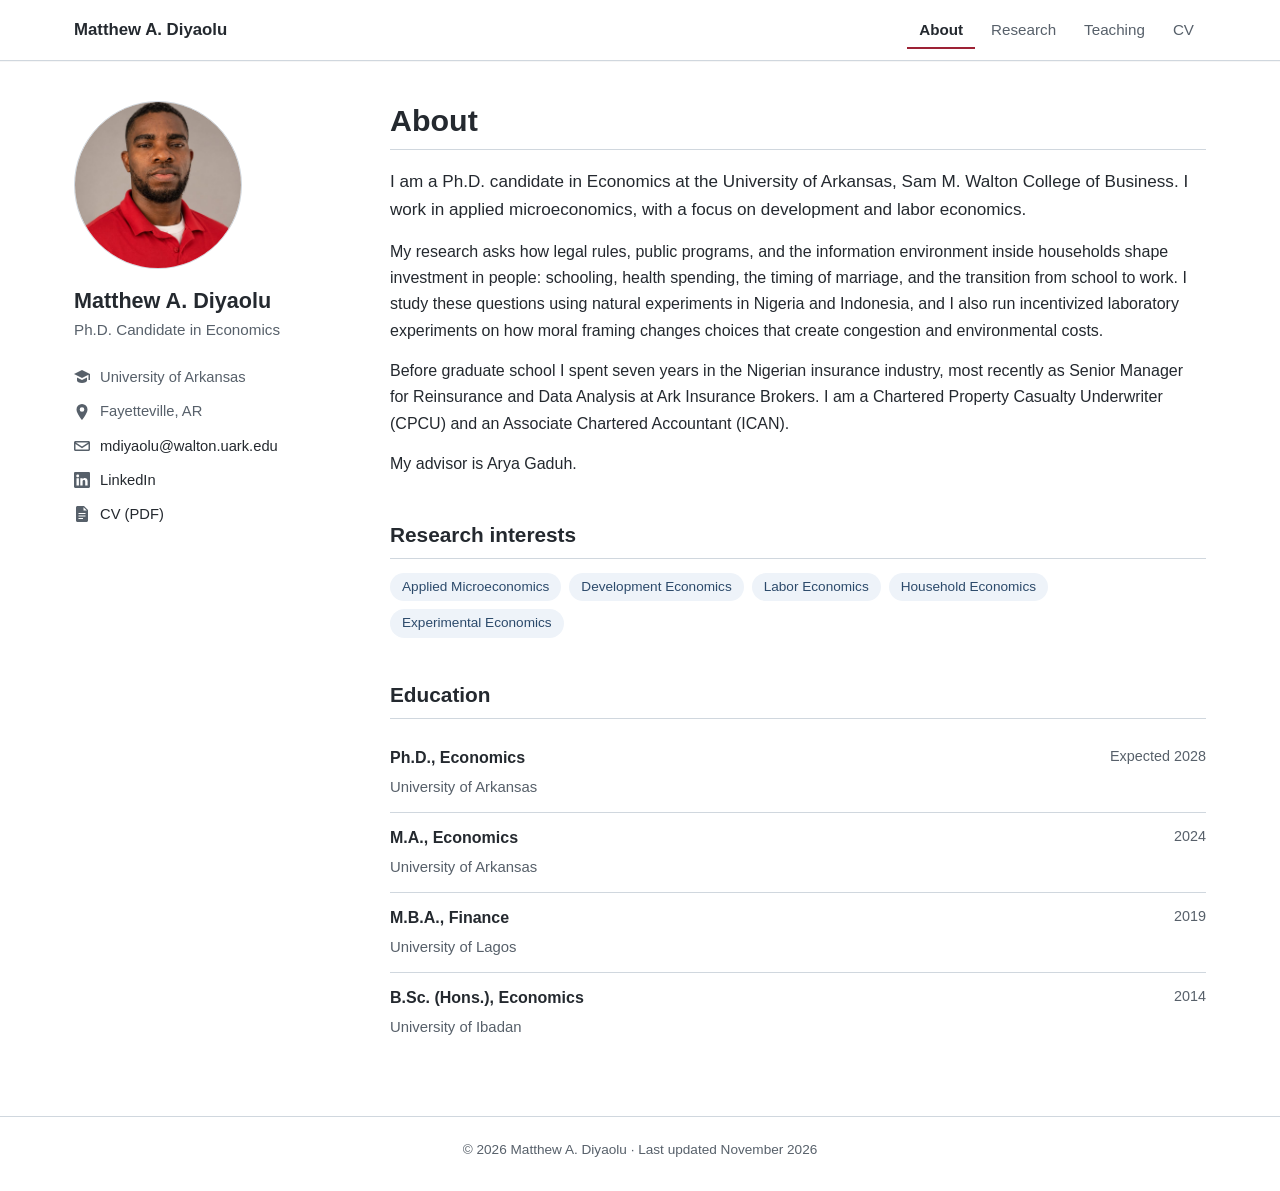
<file: index.html>
<!doctype html>
<html lang="en">
<head>
  <meta charset="utf-8">
  <meta name="viewport" content="width=device-width, initial-scale=1">
  <title>Matthew A. Diyaolu | Economics</title>
  <meta name="description" content="Matthew A. Diyaolu, Ph.D. candidate in Economics at the University of Arkansas. Applied microeconomics, development and labor economics.">
  <link rel="stylesheet" href="assets/css/main.css">
</head>
<body>
  <header class="masthead">
    <div class="masthead-inner">
      <a class="site-title" href="index.html">Matthew A. Diyaolu</a>
      <nav class="nav" aria-label="Main">
        <a href="index.html" class="active">About</a>
        <a href="research.html">Research</a>
        <a href="teaching.html">Teaching</a>
        <a href="cv.html">CV</a>
      </nav>
    </div>
  </header>

  <div class="page">
    <aside class="sidebar">
      <!-- To add your photo: save a square image as images/profile.jpg -->
      <img class="avatar" src="images/profile.jpg" alt="Matthew A. Diyaolu"
           onerror="this.outerHTML='&lt;div class=&quot;avatar avatar-fallback&quot; aria-hidden=&quot;true&quot;&gt;MD&lt;/div&gt;'">
      <p class="author-name">Matthew A. Diyaolu</p>
      <p class="author-bio">Ph.D. Candidate in Economics</p>
      <ul class="author-links">
        <li><svg viewBox="0 0 16 16" aria-hidden="true"><path d="M8 1 0 5l8 4 6.5-3.25V11H16V5L8 1zM3 8.4v3.1C3 12.9 5.2 14 8 14s5-1.1 5-2.5V8.4L8 11 3 8.4z"/></svg><span>University of Arkansas</span></li>
        <li><svg viewBox="0 0 16 16" aria-hidden="true"><path d="M8 0a5.5 5.5 0 0 0-5.5 5.5C2.5 9.6 8 16 8 16s5.5-6.4 5.5-10.5A5.5 5.5 0 0 0 8 0zm0 7.8A2.3 2.3 0 1 1 8 3.2a2.3 2.3 0 0 1 0 4.6z"/></svg><span>Fayetteville, AR</span></li>
        <li><svg viewBox="0 0 16 16" aria-hidden="true"><path d="M1.5 3h13c.8 0 1.5.7 1.5 1.5v7c0 .8-.7 1.5-1.5 1.5h-13C.7 13 0 12.3 0 11.5v-7C0 3.7.7 3 1.5 3zm.3 1.5L8 8.6l6.2-4.1H1.8zM14.5 6 8 10.3 1.5 6v5.5h13V6z"/></svg><a href="mailto:mdiyaolu@walton.uark.edu">mdiyaolu@walton.uark.edu</a></li>
        <li><svg viewBox="0 0 16 16" aria-hidden="true"><path d="M0 1.2C0 .5.6 0 1.3 0h13.4c.7 0 1.3.5 1.3 1.2v13.6c0 .7-.6 1.2-1.3 1.2H1.3C.6 16 0 15.5 0 14.8V1.2zm4.9 12.2V6.2H2.5v7.2h2.4zM3.7 5.2c.8 0 1.4-.6 1.4-1.3 0-.8-.5-1.3-1.4-1.3-.8 0-1.4.5-1.4 1.3 0 .7.5 1.3 1.4 1.3zm4.9 8.2V9.4c0-.2 0-.4.1-.6.2-.4.6-.9 1.3-.9.9 0 1.2.7 1.2 1.7v3.8h2.4V9.3c0-2.2-1.2-3.2-2.7-3.2-1.3 0-1.9.7-2.2 1.2V6.2H6.3v7.2h2.3z"/></svg><a href="https://www.linkedin.com/in/matthewdiyaolu">LinkedIn</a></li>
        <li><svg viewBox="0 0 16 16" aria-hidden="true"><path d="M3 0h7l4 4v10.5c0 .8-.7 1.5-1.5 1.5h-9C2.7 16 2 15.3 2 14.5v-13C2 .7 2.7 0 3.5 0H3zm6.5 1.2V4.5h3.3L9.5 1.2zM4.5 8h7V7h-7v1zm0 2.5h7v-1h-7v1zm0 2.5h4.5v-1H4.5v1z"/></svg><a href="files/Diyaolu_CV.pdf">CV (PDF)</a></li>
      </ul>
    </aside>

    <main class="content">
      <h1>About</h1>
      <p class="lead">I am a Ph.D. candidate in Economics at the University of Arkansas, Sam M. Walton College of Business. I work in applied microeconomics, with a focus on development and labor economics.</p>
      <p>My research asks how legal rules, public programs, and the information environment inside households shape investment in people: schooling, health spending, the timing of marriage, and the transition from school to work. I study these questions using natural experiments in Nigeria and Indonesia, and I also run incentivized laboratory experiments on how moral framing changes choices that create congestion and environmental costs.</p>
      <p>Before graduate school I spent seven years in the Nigerian insurance industry, most recently as Senior Manager for Reinsurance and Data Analysis at Ark Insurance Brokers. I am a Chartered Property Casualty Underwriter (CPCU) and an Associate Chartered Accountant (ICAN).</p>
      <p>My advisor is Arya Gaduh.</p>

      <h2>Research interests</h2>
      <ul class="interests">
        <li>Applied Microeconomics</li>
        <li>Development Economics</li>
        <li>Labor Economics</li>
        <li>Household Economics</li>
        <li>Experimental Economics</li>
      </ul>

      <h2>Education</h2>
      <div class="entry">
        <div class="entry-what">Ph.D., Economics</div>
        <div class="entry-when">Expected 2028</div>
        <div class="entry-where">University of Arkansas</div>
      </div>
      <div class="entry">
        <div class="entry-what">M.A., Economics</div>
        <div class="entry-when">2024</div>
        <div class="entry-where">University of Arkansas</div>
      </div>
      <div class="entry">
        <div class="entry-what">M.B.A., Finance</div>
        <div class="entry-when">2019</div>
        <div class="entry-where">University of Lagos</div>
      </div>
      <div class="entry">
        <div class="entry-what">B.Sc. (Hons.), Economics</div>
        <div class="entry-when">2014</div>
        <div class="entry-where">University of Ibadan</div>
      </div>
    </main>
  </div>

  <footer class="footer">
    &copy; 2026 Matthew A. Diyaolu &middot; Last updated November 2026
  </footer>
</body>
</html>
</file>
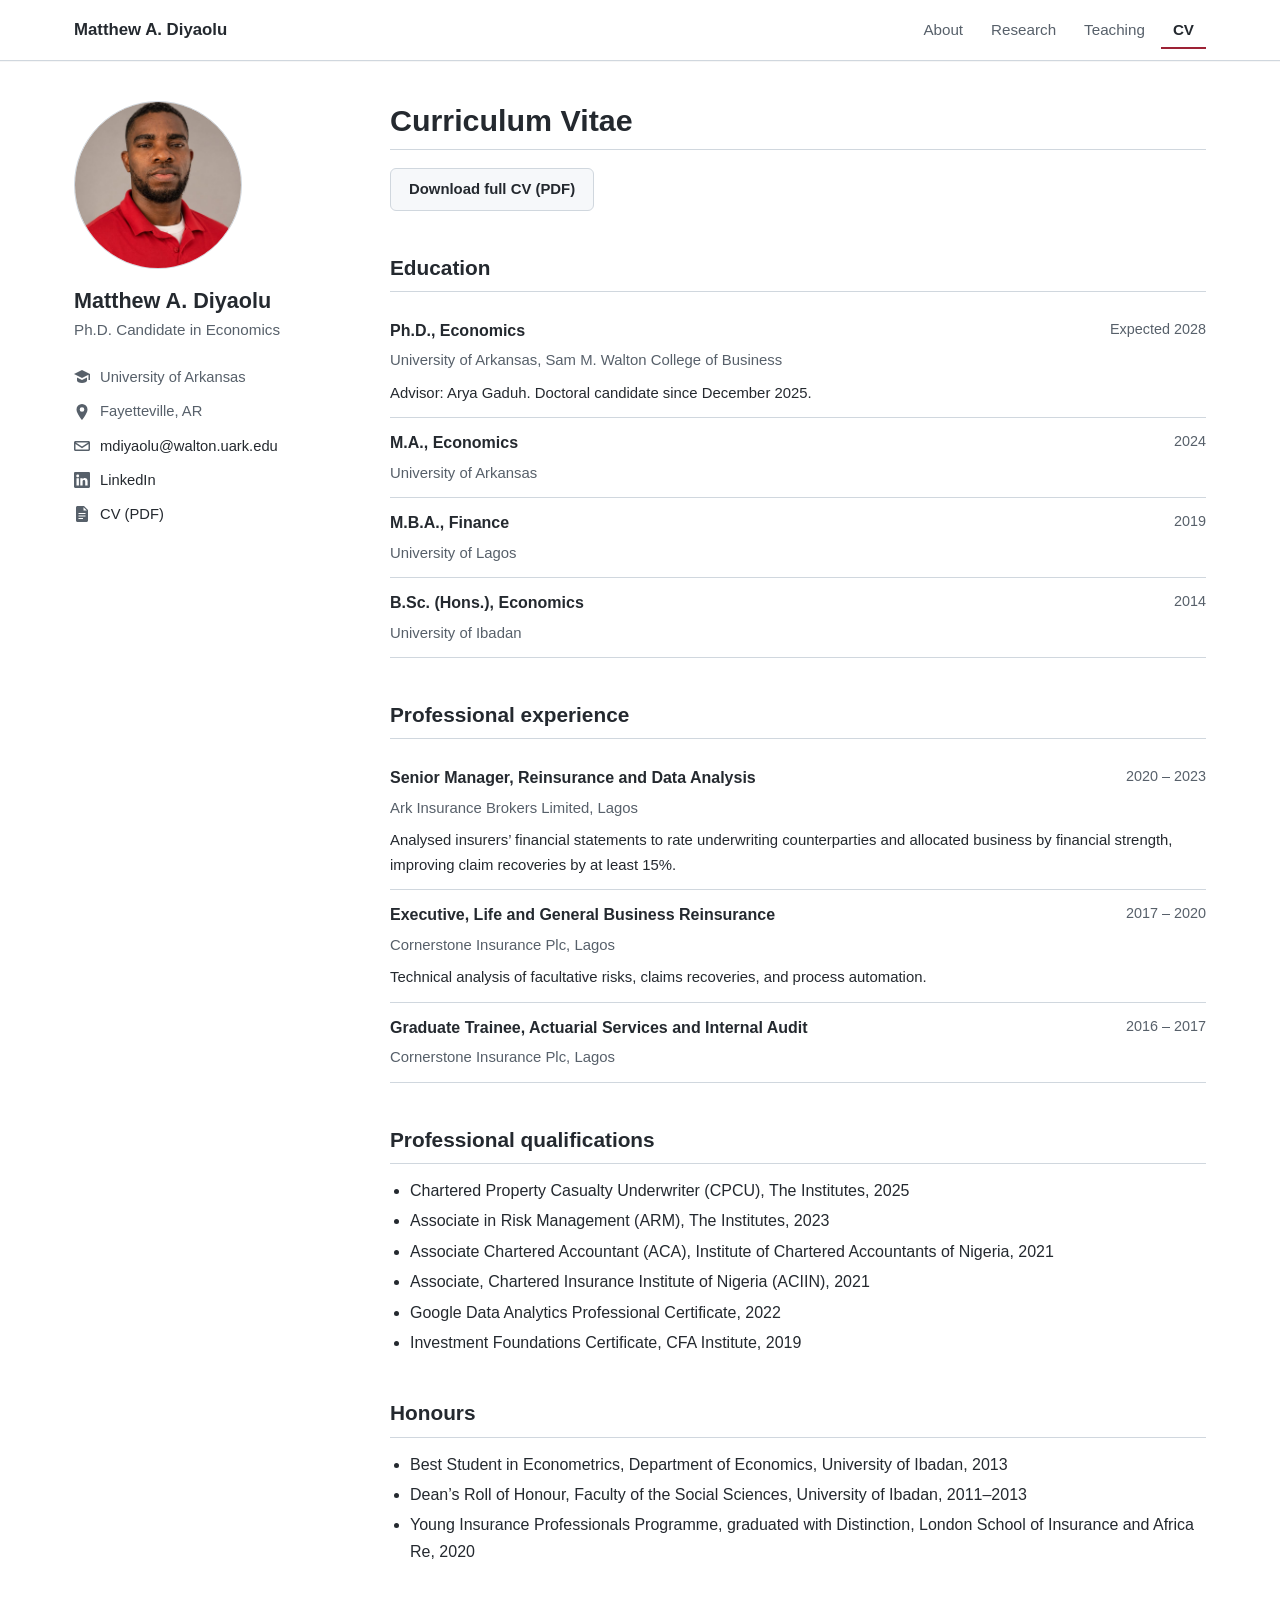
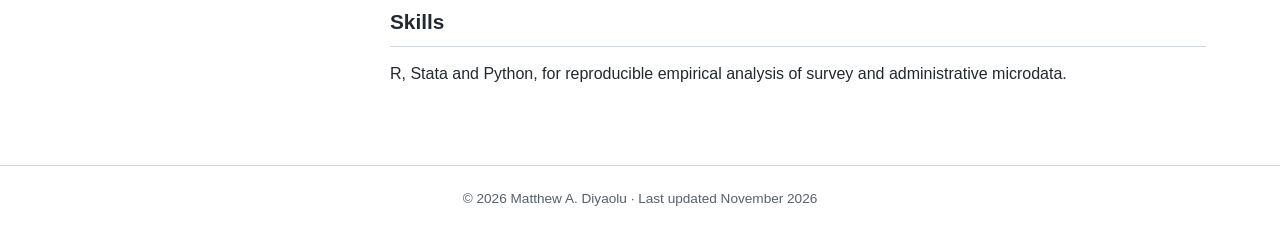
<file: cv.html>
<!doctype html>
<html lang="en">
<head>
  <meta charset="utf-8">
  <meta name="viewport" content="width=device-width, initial-scale=1">
  <title>CV | Matthew A. Diyaolu</title>
  <meta name="description" content="Matthew A. Diyaolu, Ph.D. candidate in Economics at the University of Arkansas. Applied microeconomics, development and labor economics.">
  <link rel="stylesheet" href="assets/css/main.css">
</head>
<body>
  <header class="masthead">
    <div class="masthead-inner">
      <a class="site-title" href="index.html">Matthew A. Diyaolu</a>
      <nav class="nav" aria-label="Main">
        <a href="index.html">About</a>
        <a href="research.html">Research</a>
        <a href="teaching.html">Teaching</a>
        <a href="cv.html" class="active">CV</a>
      </nav>
    </div>
  </header>

  <div class="page">
    <aside class="sidebar">
      <!-- To add your photo: save a square image as images/profile.jpg -->
      <img class="avatar" src="images/profile.jpg" alt="Matthew A. Diyaolu"
           onerror="this.outerHTML='&lt;div class=&quot;avatar avatar-fallback&quot; aria-hidden=&quot;true&quot;&gt;MD&lt;/div&gt;'">
      <p class="author-name">Matthew A. Diyaolu</p>
      <p class="author-bio">Ph.D. Candidate in Economics</p>
      <ul class="author-links">
        <li><svg viewBox="0 0 16 16" aria-hidden="true"><path d="M8 1 0 5l8 4 6.5-3.25V11H16V5L8 1zM3 8.4v3.1C3 12.9 5.2 14 8 14s5-1.1 5-2.5V8.4L8 11 3 8.4z"/></svg><span>University of Arkansas</span></li>
        <li><svg viewBox="0 0 16 16" aria-hidden="true"><path d="M8 0a5.5 5.5 0 0 0-5.5 5.5C2.5 9.6 8 16 8 16s5.5-6.4 5.5-10.5A5.5 5.5 0 0 0 8 0zm0 7.8A2.3 2.3 0 1 1 8 3.2a2.3 2.3 0 0 1 0 4.6z"/></svg><span>Fayetteville, AR</span></li>
        <li><svg viewBox="0 0 16 16" aria-hidden="true"><path d="M1.5 3h13c.8 0 1.5.7 1.5 1.5v7c0 .8-.7 1.5-1.5 1.5h-13C.7 13 0 12.3 0 11.5v-7C0 3.7.7 3 1.5 3zm.3 1.5L8 8.6l6.2-4.1H1.8zM14.5 6 8 10.3 1.5 6v5.5h13V6z"/></svg><a href="mailto:mdiyaolu@walton.uark.edu">mdiyaolu@walton.uark.edu</a></li>
        <li><svg viewBox="0 0 16 16" aria-hidden="true"><path d="M0 1.2C0 .5.6 0 1.3 0h13.4c.7 0 1.3.5 1.3 1.2v13.6c0 .7-.6 1.2-1.3 1.2H1.3C.6 16 0 15.5 0 14.8V1.2zm4.9 12.2V6.2H2.5v7.2h2.4zM3.7 5.2c.8 0 1.4-.6 1.4-1.3 0-.8-.5-1.3-1.4-1.3-.8 0-1.4.5-1.4 1.3 0 .7.5 1.3 1.4 1.3zm4.9 8.2V9.4c0-.2 0-.4.1-.6.2-.4.6-.9 1.3-.9.9 0 1.2.7 1.2 1.7v3.8h2.4V9.3c0-2.2-1.2-3.2-2.7-3.2-1.3 0-1.9.7-2.2 1.2V6.2H6.3v7.2h2.3z"/></svg><a href="https://www.linkedin.com/in/matthewdiyaolu">LinkedIn</a></li>
        <li><svg viewBox="0 0 16 16" aria-hidden="true"><path d="M3 0h7l4 4v10.5c0 .8-.7 1.5-1.5 1.5h-9C2.7 16 2 15.3 2 14.5v-13C2 .7 2.7 0 3.5 0H3zm6.5 1.2V4.5h3.3L9.5 1.2zM4.5 8h7V7h-7v1zm0 2.5h7v-1h-7v1zm0 2.5h4.5v-1H4.5v1z"/></svg><a href="files/Diyaolu_CV.pdf">CV (PDF)</a></li>
      </ul>
    </aside>

    <main class="content">
      <h1>Curriculum Vitae</h1>
      <p class="cv-actions"><a class="button" href="files/Diyaolu_CV.pdf">Download full CV (PDF)</a></p>

      <h2>Education</h2>
      <div class="entry">
        <div class="entry-what">Ph.D., Economics</div>
        <div class="entry-when">Expected 2028</div>
        <div class="entry-where">University of Arkansas, Sam M. Walton College of Business</div>
        <div class="entry-note">Advisor: Arya Gaduh. Doctoral candidate since December 2025.</div>
      </div>
      <div class="entry">
        <div class="entry-what">M.A., Economics</div>
        <div class="entry-when">2024</div>
        <div class="entry-where">University of Arkansas</div>
      </div>
      <div class="entry">
        <div class="entry-what">M.B.A., Finance</div>
        <div class="entry-when">2019</div>
        <div class="entry-where">University of Lagos</div>
      </div>
      <div class="entry">
        <div class="entry-what">B.Sc. (Hons.), Economics</div>
        <div class="entry-when">2014</div>
        <div class="entry-where">University of Ibadan</div>
      </div>

      <h2>Professional experience</h2>
      <div class="entry">
        <div class="entry-what">Senior Manager, Reinsurance and Data Analysis</div>
        <div class="entry-when">2020 &ndash; 2023</div>
        <div class="entry-where">Ark Insurance Brokers Limited, Lagos</div>
        <div class="entry-note">Analysed insurers&rsquo; financial statements to rate underwriting counterparties and allocated business by financial strength, improving claim recoveries by at least 15%.</div>
      </div>
      <div class="entry">
        <div class="entry-what">Executive, Life and General Business Reinsurance</div>
        <div class="entry-when">2017 &ndash; 2020</div>
        <div class="entry-where">Cornerstone Insurance Plc, Lagos</div>
        <div class="entry-note">Technical analysis of facultative risks, claims recoveries, and process automation.</div>
      </div>
      <div class="entry">
        <div class="entry-what">Graduate Trainee, Actuarial Services and Internal Audit</div>
        <div class="entry-when">2016 &ndash; 2017</div>
        <div class="entry-where">Cornerstone Insurance Plc, Lagos</div>
      </div>

      <h2>Professional qualifications</h2>
      <ul class="plain-list">
        <li>Chartered Property Casualty Underwriter (CPCU), The Institutes, 2025</li>
        <li>Associate in Risk Management (ARM), The Institutes, 2023</li>
        <li>Associate Chartered Accountant (ACA), Institute of Chartered Accountants of Nigeria, 2021</li>
        <li>Associate, Chartered Insurance Institute of Nigeria (ACIIN), 2021</li>
        <li>Google Data Analytics Professional Certificate, 2022</li>
        <li>Investment Foundations Certificate, CFA Institute, 2019</li>
      </ul>

      <h2>Honours</h2>
      <ul class="plain-list">
        <li>Best Student in Econometrics, Department of Economics, University of Ibadan, 2013</li>
        <li>Dean&rsquo;s Roll of Honour, Faculty of the Social Sciences, University of Ibadan, 2011&ndash;2013</li>
        <li>Young Insurance Professionals Programme, graduated with Distinction, London School of Insurance and Africa Re, 2020</li>
      </ul>

      <h2>Skills</h2>
      <p>R, Stata and Python, for reproducible empirical analysis of survey and administrative microdata.</p>

    </main>
  </div>

  <footer class="footer">
    &copy; 2026 Matthew A. Diyaolu &middot; Last updated November 2026
  </footer>
</body>
</html>
</file>
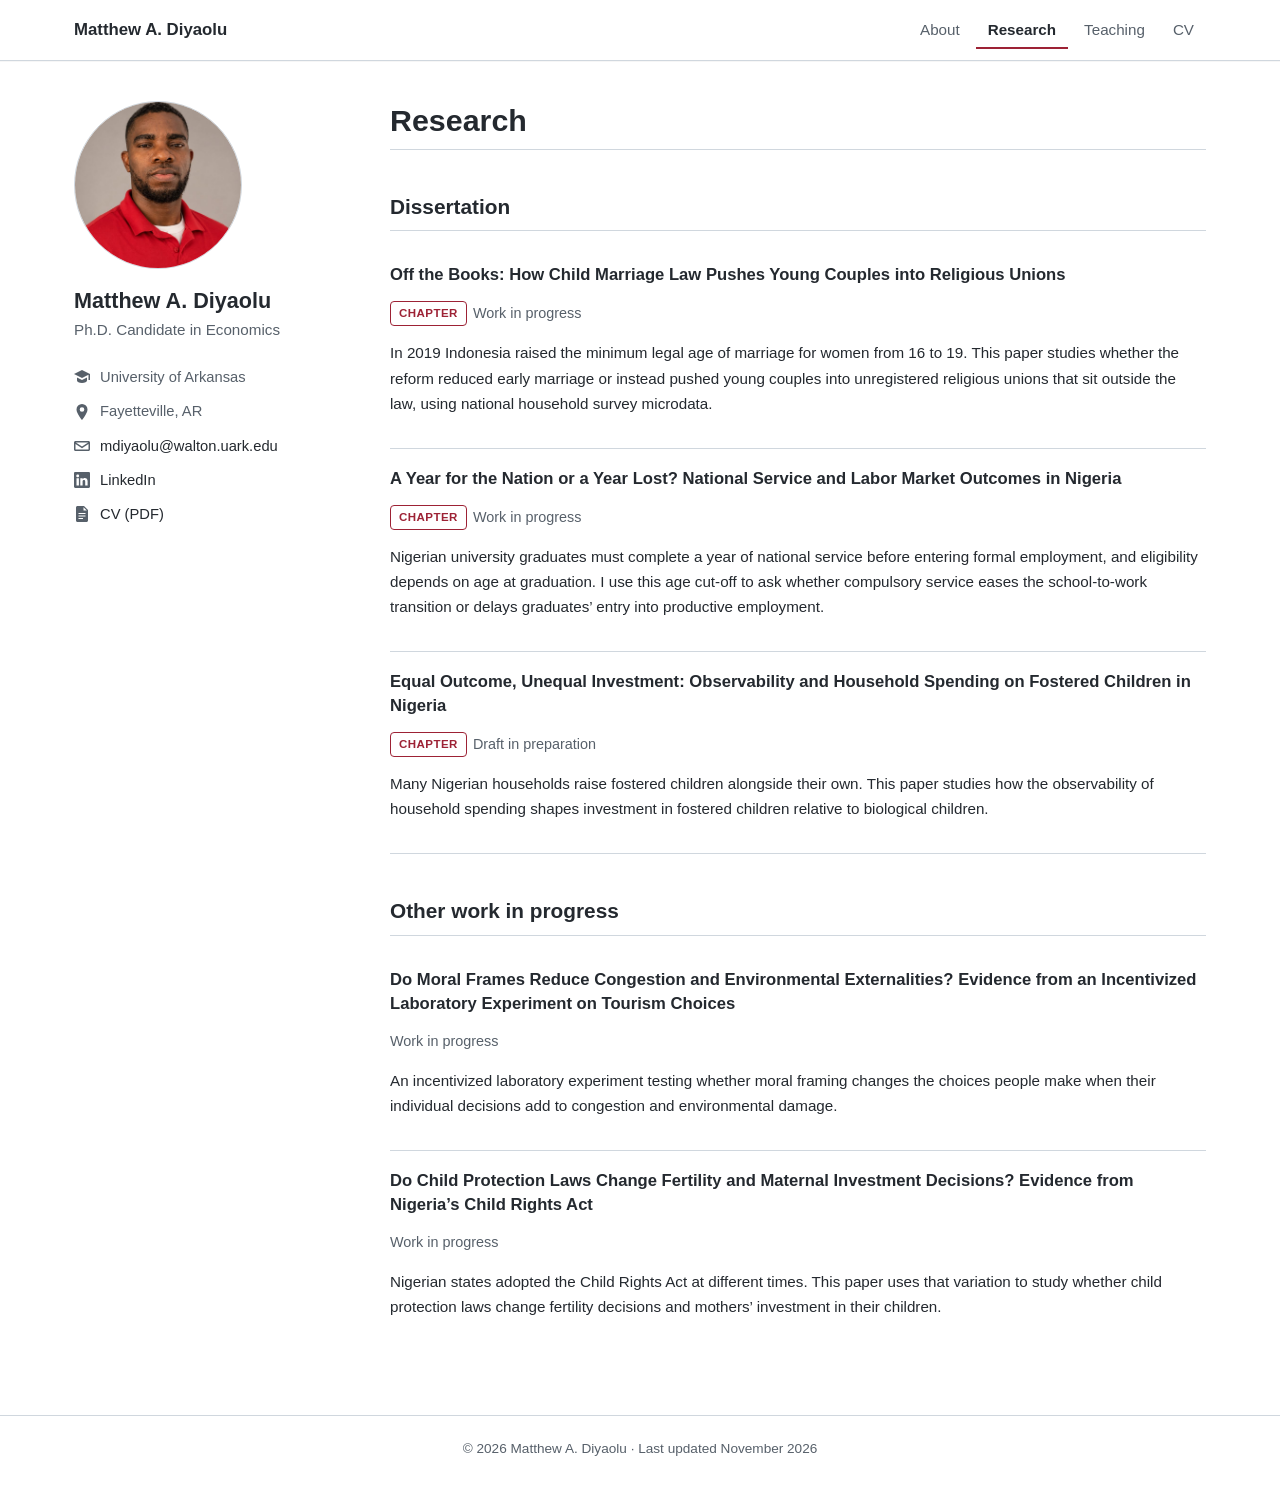
<file: research.html>
<!doctype html>
<html lang="en">
<head>
  <meta charset="utf-8">
  <meta name="viewport" content="width=device-width, initial-scale=1">
  <title>Research | Matthew A. Diyaolu</title>
  <meta name="description" content="Matthew A. Diyaolu, Ph.D. candidate in Economics at the University of Arkansas. Applied microeconomics, development and labor economics.">
  <link rel="stylesheet" href="assets/css/main.css">
</head>
<body>
  <header class="masthead">
    <div class="masthead-inner">
      <a class="site-title" href="index.html">Matthew A. Diyaolu</a>
      <nav class="nav" aria-label="Main">
        <a href="index.html">About</a>
        <a href="research.html" class="active">Research</a>
        <a href="teaching.html">Teaching</a>
        <a href="cv.html">CV</a>
      </nav>
    </div>
  </header>

  <div class="page">
    <aside class="sidebar">
      <!-- To add your photo: save a square image as images/profile.jpg -->
      <img class="avatar" src="images/profile.jpg" alt="Matthew A. Diyaolu"
           onerror="this.outerHTML='&lt;div class=&quot;avatar avatar-fallback&quot; aria-hidden=&quot;true&quot;&gt;MD&lt;/div&gt;'">
      <p class="author-name">Matthew A. Diyaolu</p>
      <p class="author-bio">Ph.D. Candidate in Economics</p>
      <ul class="author-links">
        <li><svg viewBox="0 0 16 16" aria-hidden="true"><path d="M8 1 0 5l8 4 6.5-3.25V11H16V5L8 1zM3 8.4v3.1C3 12.9 5.2 14 8 14s5-1.1 5-2.5V8.4L8 11 3 8.4z"/></svg><span>University of Arkansas</span></li>
        <li><svg viewBox="0 0 16 16" aria-hidden="true"><path d="M8 0a5.5 5.5 0 0 0-5.5 5.5C2.5 9.6 8 16 8 16s5.5-6.4 5.5-10.5A5.5 5.5 0 0 0 8 0zm0 7.8A2.3 2.3 0 1 1 8 3.2a2.3 2.3 0 0 1 0 4.6z"/></svg><span>Fayetteville, AR</span></li>
        <li><svg viewBox="0 0 16 16" aria-hidden="true"><path d="M1.5 3h13c.8 0 1.5.7 1.5 1.5v7c0 .8-.7 1.5-1.5 1.5h-13C.7 13 0 12.3 0 11.5v-7C0 3.7.7 3 1.5 3zm.3 1.5L8 8.6l6.2-4.1H1.8zM14.5 6 8 10.3 1.5 6v5.5h13V6z"/></svg><a href="mailto:mdiyaolu@walton.uark.edu">mdiyaolu@walton.uark.edu</a></li>
        <li><svg viewBox="0 0 16 16" aria-hidden="true"><path d="M0 1.2C0 .5.6 0 1.3 0h13.4c.7 0 1.3.5 1.3 1.2v13.6c0 .7-.6 1.2-1.3 1.2H1.3C.6 16 0 15.5 0 14.8V1.2zm4.9 12.2V6.2H2.5v7.2h2.4zM3.7 5.2c.8 0 1.4-.6 1.4-1.3 0-.8-.5-1.3-1.4-1.3-.8 0-1.4.5-1.4 1.3 0 .7.5 1.3 1.4 1.3zm4.9 8.2V9.4c0-.2 0-.4.1-.6.2-.4.6-.9 1.3-.9.9 0 1.2.7 1.2 1.7v3.8h2.4V9.3c0-2.2-1.2-3.2-2.7-3.2-1.3 0-1.9.7-2.2 1.2V6.2H6.3v7.2h2.3z"/></svg><a href="https://www.linkedin.com/in/matthewdiyaolu">LinkedIn</a></li>
        <li><svg viewBox="0 0 16 16" aria-hidden="true"><path d="M3 0h7l4 4v10.5c0 .8-.7 1.5-1.5 1.5h-9C2.7 16 2 15.3 2 14.5v-13C2 .7 2.7 0 3.5 0H3zm6.5 1.2V4.5h3.3L9.5 1.2zM4.5 8h7V7h-7v1zm0 2.5h7v-1h-7v1zm0 2.5h4.5v-1H4.5v1z"/></svg><a href="files/Diyaolu_CV.pdf">CV (PDF)</a></li>
      </ul>
    </aside>

    <main class="content">
      <h1>Research</h1>

      <h2>Dissertation</h2>
      <div class="paper">
        <p class="paper-title">Off the Books: How Child Marriage Law Pushes Young Couples into Religious Unions</p>
        <p class="paper-meta"><span class="badge chapter">Chapter</span>Work in progress</p>
        <p class="paper-abstract">In 2019 Indonesia raised the minimum legal age of marriage for women from 16 to 19. This paper studies whether the reform reduced early marriage or instead pushed young couples into unregistered religious unions that sit outside the law, using national household survey microdata.</p>
        <!-- When a draft is ready, add: <p class="paper-meta"><a href="files/YOUR-FILE.pdf">Draft (PDF)</a></p> -->
      </div>
      <div class="paper">
        <p class="paper-title">A Year for the Nation or a Year Lost? National Service and Labor Market Outcomes in Nigeria</p>
        <p class="paper-meta"><span class="badge chapter">Chapter</span>Work in progress</p>
        <p class="paper-abstract">Nigerian university graduates must complete a year of national service before entering formal employment, and eligibility depends on age at graduation. I use this age cut-off to ask whether compulsory service eases the school-to-work transition or delays graduates&rsquo; entry into productive employment.</p>
        <!-- When a draft is ready, add: <p class="paper-meta"><a href="files/YOUR-FILE.pdf">Draft (PDF)</a></p> -->
      </div>
      <div class="paper">
        <p class="paper-title">Equal Outcome, Unequal Investment: Observability and Household Spending on Fostered Children in Nigeria</p>
        <p class="paper-meta"><span class="badge chapter">Chapter</span>Draft in preparation</p>
        <p class="paper-abstract">Many Nigerian households raise fostered children alongside their own. This paper studies how the observability of household spending shapes investment in fostered children relative to biological children.</p>
        <!-- When a draft is ready, add: <p class="paper-meta"><a href="files/YOUR-FILE.pdf">Draft (PDF)</a></p> -->
      </div>

      <h2>Other work in progress</h2>
      <div class="paper">
        <p class="paper-title">Do Moral Frames Reduce Congestion and Environmental Externalities? Evidence from an Incentivized Laboratory Experiment on Tourism Choices</p>
        <p class="paper-meta">Work in progress</p>
        <p class="paper-abstract">An incentivized laboratory experiment testing whether moral framing changes the choices people make when their individual decisions add to congestion and environmental damage.</p>
        <!-- When a draft is ready, add: <p class="paper-meta"><a href="files/YOUR-FILE.pdf">Draft (PDF)</a></p> -->
      </div>
      <div class="paper">
        <p class="paper-title">Do Child Protection Laws Change Fertility and Maternal Investment Decisions? Evidence from Nigeria&rsquo;s Child Rights Act</p>
        <p class="paper-meta">Work in progress</p>
        <p class="paper-abstract">Nigerian states adopted the Child Rights Act at different times. This paper uses that variation to study whether child protection laws change fertility decisions and mothers&rsquo; investment in their children.</p>
        <!-- When a draft is ready, add: <p class="paper-meta"><a href="files/YOUR-FILE.pdf">Draft (PDF)</a></p> -->
      </div>
    </main>
  </div>

  <footer class="footer">
    &copy; 2026 Matthew A. Diyaolu &middot; Last updated November 2026
  </footer>
</body>
</html>
</file>
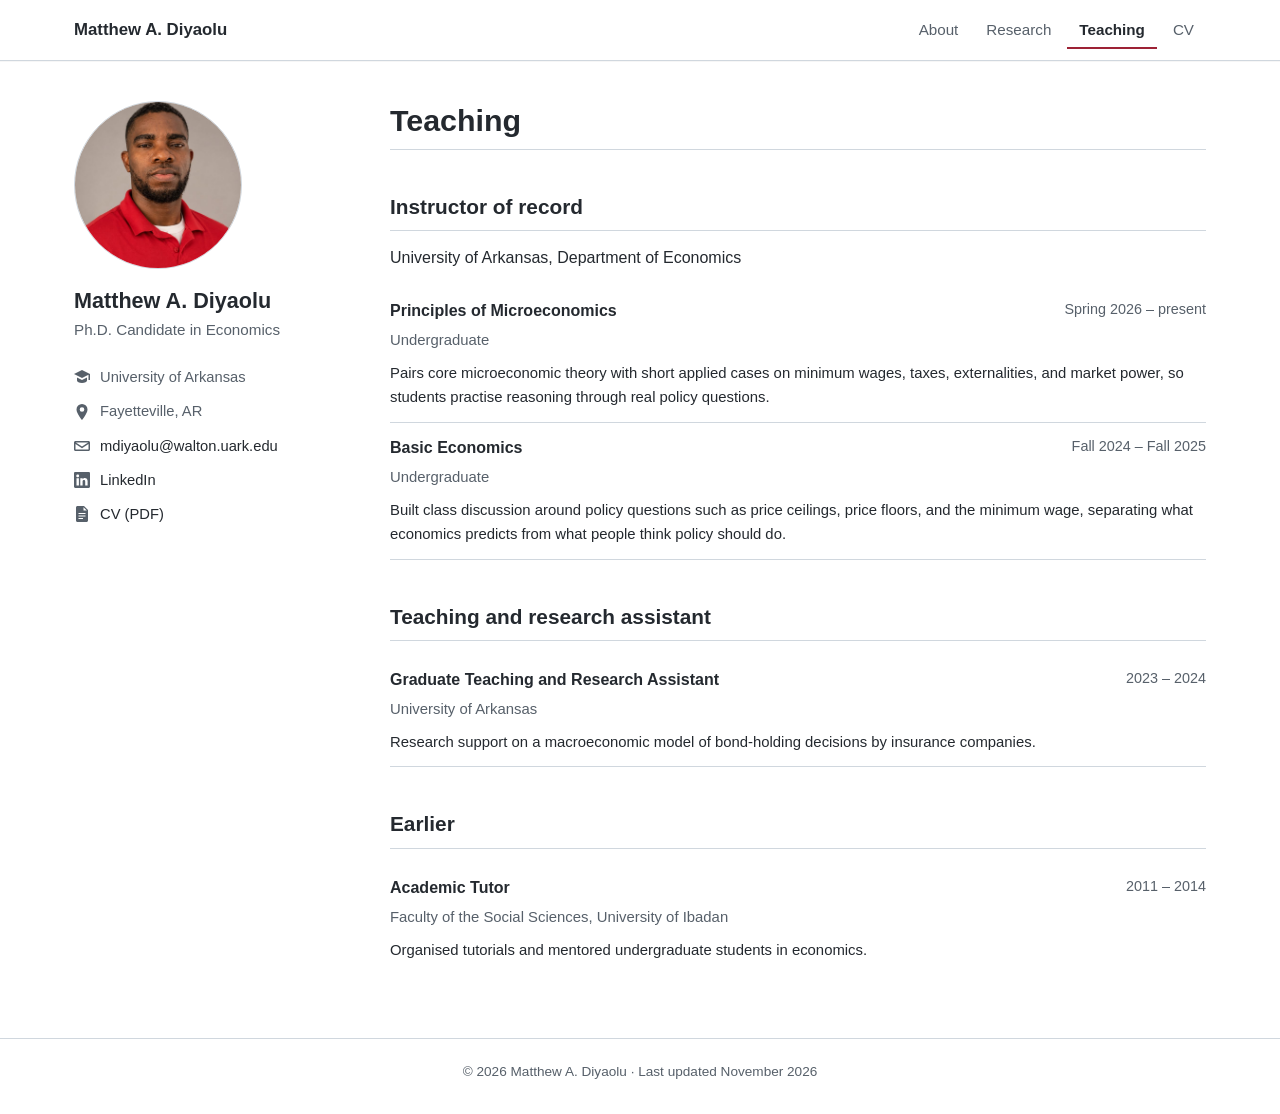
<file: teaching.html>
<!doctype html>
<html lang="en">
<head>
  <meta charset="utf-8">
  <meta name="viewport" content="width=device-width, initial-scale=1">
  <title>Teaching | Matthew A. Diyaolu</title>
  <meta name="description" content="Matthew A. Diyaolu, Ph.D. candidate in Economics at the University of Arkansas. Applied microeconomics, development and labor economics.">
  <link rel="stylesheet" href="assets/css/main.css">
</head>
<body>
  <header class="masthead">
    <div class="masthead-inner">
      <a class="site-title" href="index.html">Matthew A. Diyaolu</a>
      <nav class="nav" aria-label="Main">
        <a href="index.html">About</a>
        <a href="research.html">Research</a>
        <a href="teaching.html" class="active">Teaching</a>
        <a href="cv.html">CV</a>
      </nav>
    </div>
  </header>

  <div class="page">
    <aside class="sidebar">
      <!-- To add your photo: save a square image as images/profile.jpg -->
      <img class="avatar" src="images/profile.jpg" alt="Matthew A. Diyaolu"
           onerror="this.outerHTML='&lt;div class=&quot;avatar avatar-fallback&quot; aria-hidden=&quot;true&quot;&gt;MD&lt;/div&gt;'">
      <p class="author-name">Matthew A. Diyaolu</p>
      <p class="author-bio">Ph.D. Candidate in Economics</p>
      <ul class="author-links">
        <li><svg viewBox="0 0 16 16" aria-hidden="true"><path d="M8 1 0 5l8 4 6.5-3.25V11H16V5L8 1zM3 8.4v3.1C3 12.9 5.2 14 8 14s5-1.1 5-2.5V8.4L8 11 3 8.4z"/></svg><span>University of Arkansas</span></li>
        <li><svg viewBox="0 0 16 16" aria-hidden="true"><path d="M8 0a5.5 5.5 0 0 0-5.5 5.5C2.5 9.6 8 16 8 16s5.5-6.4 5.5-10.5A5.5 5.5 0 0 0 8 0zm0 7.8A2.3 2.3 0 1 1 8 3.2a2.3 2.3 0 0 1 0 4.6z"/></svg><span>Fayetteville, AR</span></li>
        <li><svg viewBox="0 0 16 16" aria-hidden="true"><path d="M1.5 3h13c.8 0 1.5.7 1.5 1.5v7c0 .8-.7 1.5-1.5 1.5h-13C.7 13 0 12.3 0 11.5v-7C0 3.7.7 3 1.5 3zm.3 1.5L8 8.6l6.2-4.1H1.8zM14.5 6 8 10.3 1.5 6v5.5h13V6z"/></svg><a href="mailto:mdiyaolu@walton.uark.edu">mdiyaolu@walton.uark.edu</a></li>
        <li><svg viewBox="0 0 16 16" aria-hidden="true"><path d="M0 1.2C0 .5.6 0 1.3 0h13.4c.7 0 1.3.5 1.3 1.2v13.6c0 .7-.6 1.2-1.3 1.2H1.3C.6 16 0 15.5 0 14.8V1.2zm4.9 12.2V6.2H2.5v7.2h2.4zM3.7 5.2c.8 0 1.4-.6 1.4-1.3 0-.8-.5-1.3-1.4-1.3-.8 0-1.4.5-1.4 1.3 0 .7.5 1.3 1.4 1.3zm4.9 8.2V9.4c0-.2 0-.4.1-.6.2-.4.6-.9 1.3-.9.9 0 1.2.7 1.2 1.7v3.8h2.4V9.3c0-2.2-1.2-3.2-2.7-3.2-1.3 0-1.9.7-2.2 1.2V6.2H6.3v7.2h2.3z"/></svg><a href="https://www.linkedin.com/in/matthewdiyaolu">LinkedIn</a></li>
        <li><svg viewBox="0 0 16 16" aria-hidden="true"><path d="M3 0h7l4 4v10.5c0 .8-.7 1.5-1.5 1.5h-9C2.7 16 2 15.3 2 14.5v-13C2 .7 2.7 0 3.5 0H3zm6.5 1.2V4.5h3.3L9.5 1.2zM4.5 8h7V7h-7v1zm0 2.5h7v-1h-7v1zm0 2.5h4.5v-1H4.5v1z"/></svg><a href="files/Diyaolu_CV.pdf">CV (PDF)</a></li>
      </ul>
    </aside>

    <main class="content">
      <h1>Teaching</h1>

      <h2>Instructor of record</h2>
      <p>University of Arkansas, Department of Economics</p>
      <div class="entry">
        <div class="entry-what">Principles of Microeconomics</div>
        <div class="entry-when">Spring 2026 &ndash; present</div>
        <div class="entry-where">Undergraduate</div>
        <div class="entry-note">Pairs core microeconomic theory with short applied cases on minimum wages, taxes, externalities, and market power, so students practise reasoning through real policy questions.</div>
      </div>
      <div class="entry">
        <div class="entry-what">Basic Economics</div>
        <div class="entry-when">Fall 2024 &ndash; Fall 2025</div>
        <div class="entry-where">Undergraduate</div>
        <div class="entry-note">Built class discussion around policy questions such as price ceilings, price floors, and the minimum wage, separating what economics predicts from what people think policy should do.</div>
      </div>

      <h2>Teaching and research assistant</h2>
      <div class="entry">
        <div class="entry-what">Graduate Teaching and Research Assistant</div>
        <div class="entry-when">2023 &ndash; 2024</div>
        <div class="entry-where">University of Arkansas</div>
        <div class="entry-note">Research support on a macroeconomic model of bond-holding decisions by insurance companies.</div>
      </div>

      <h2>Earlier</h2>
      <div class="entry">
        <div class="entry-what">Academic Tutor</div>
        <div class="entry-when">2011 &ndash; 2014</div>
        <div class="entry-where">Faculty of the Social Sciences, University of Ibadan</div>
        <div class="entry-note">Organised tutorials and mentored undergraduate students in economics.</div>
      </div>
    </main>
  </div>

  <footer class="footer">
    &copy; 2026 Matthew A. Diyaolu &middot; Last updated November 2026
  </footer>
</body>
</html>
</file>
<file: assets/css/main.css>
/* Academic site — GitHub Pages ready. Layout follows the familiar
   academicpages pattern: top masthead, sticky author sidebar, content column. */

:root {
  --bg: #ffffff;
  --bg-soft: #f6f8fa;
  --text: #24292f;
  --muted: #57606a;
  --border: #d0d7de;
  --link: #0a5ea8;
  --link-hover: #083f73;
  --accent: #9d2235;          /* Arkansas cardinal, used sparingly */
  --tag-bg: #eef3f9;
  --tag-text: #2c4a6b;
  --mast: #ffffff;
  --shadow: 0 1px 0 rgba(27, 31, 36, 0.04);
  --font: -apple-system, BlinkMacSystemFont, "Segoe UI", "Helvetica Neue", Arial, sans-serif;
  --serif: Georgia, "Times New Roman", serif;
}

@media (prefers-color-scheme: dark) {
  :root:not([data-theme="light"]) {
    --bg: #0d1117;
    --bg-soft: #161b22;
    --text: #e6edf3;
    --muted: #9198a1;
    --border: #30363d;
    --link: #58a6ff;
    --link-hover: #8cc4ff;
    --accent: #e0677a;
    --tag-bg: #1c2a3a;
    --tag-text: #a9c7e8;
    --mast: #0d1117;
  }
}

* { box-sizing: border-box; }

html { font-size: 16px; -webkit-text-size-adjust: 100%; }

body {
  margin: 0;
  background: var(--bg);
  color: var(--text);
  font-family: var(--font);
  line-height: 1.65;
}

a { color: var(--link); text-decoration: none; }
a:hover { color: var(--link-hover); text-decoration: underline; }

/* ── Masthead ───────────────────────────────────────── */
.masthead {
  position: sticky;
  top: 0;
  z-index: 10;
  background: var(--mast);
  border-bottom: 1px solid var(--border);
  box-shadow: var(--shadow);
}
.masthead-inner {
  max-width: 1180px;
  margin: 0 auto;
  padding: 0 24px;
  display: flex;
  align-items: center;
  justify-content: space-between;
  min-height: 60px;
  gap: 16px;
}
.site-title {
  font-weight: 700;
  font-size: 1.05rem;
  color: var(--text);
  white-space: nowrap;
}
.site-title:hover { text-decoration: none; color: var(--accent); }
.nav {
  display: flex;
  gap: 4px;
  flex-wrap: wrap;
}
.nav a {
  color: var(--muted);
  font-size: 0.95rem;
  padding: 6px 12px;
  border-radius: 6px;
}
.nav a:hover { background: var(--bg-soft); color: var(--text); text-decoration: none; }
.nav a.active { color: var(--text); font-weight: 600; box-shadow: inset 0 -2px 0 var(--accent); border-radius: 0; }

/* ── Page layout ────────────────────────────────────── */
.page {
  max-width: 1180px;
  margin: 0 auto;
  padding: 40px 24px 64px;
  display: grid;
  grid-template-columns: 260px minmax(0, 1fr);
  gap: 56px;
}

/* ── Author sidebar ─────────────────────────────────── */
.sidebar { position: sticky; top: 92px; align-self: start; }
.avatar {
  width: 168px;
  height: 168px;
  border-radius: 50%;
  border: 1px solid var(--border);
  object-fit: cover;
  display: block;
}
.avatar-fallback {
  display: flex;
  align-items: center;
  justify-content: center;
  background: var(--bg-soft);
  color: var(--accent);
  font-family: var(--serif);
  font-size: 3.4rem;
}
.author-name { font-size: 1.35rem; font-weight: 700; margin: 18px 0 2px; line-height: 1.3; }
.author-bio { color: var(--muted); font-size: 0.95rem; margin: 0 0 18px; }
.author-links { list-style: none; padding: 0; margin: 0; font-size: 0.92rem; }
.author-links li {
  display: flex;
  align-items: center;
  gap: 10px;
  padding: 5px 0;
  color: var(--muted);
  overflow-wrap: anywhere;
}
.author-links svg { width: 16px; height: 16px; flex: 0 0 16px; fill: currentColor; }
.author-links a { color: var(--text); }
.author-links a:hover { color: var(--link); }

/* ── Content ────────────────────────────────────────── */
.content { min-width: 0; }
.content h1 {
  font-size: 1.9rem;
  margin: 0 0 18px;
  padding-bottom: 10px;
  border-bottom: 1px solid var(--border);
  line-height: 1.25;
}
.content h2 {
  font-size: 1.3rem;
  margin: 40px 0 14px;
  padding-bottom: 6px;
  border-bottom: 1px solid var(--border);
}
.content h3 { font-size: 1.05rem; margin: 26px 0 6px; }
.content p { margin: 0 0 14px; }
.lead { font-size: 1.07rem; }

.interests { display: flex; flex-wrap: wrap; gap: 8px; margin: 6px 0 18px; padding: 0; list-style: none; }
.interests li {
  background: var(--tag-bg);
  color: var(--tag-text);
  font-size: 0.85rem;
  padding: 3px 12px;
  border-radius: 999px;
}

/* paper entries */
.paper { padding: 18px 0; border-bottom: 1px solid var(--border); }
.paper:last-child { border-bottom: none; }
.paper-title { font-weight: 600; font-size: 1.04rem; line-height: 1.45; margin: 0 0 4px; }
.paper-meta { color: var(--muted); font-size: 0.9rem; margin: 0 0 8px; }
.paper-abstract { font-size: 0.95rem; margin: 0; }
.badge {
  display: inline-block;
  font-size: 0.72rem;
  font-weight: 600;
  letter-spacing: 0.04em;
  text-transform: uppercase;
  padding: 2px 8px;
  border-radius: 4px;
  border: 1px solid var(--border);
  color: var(--muted);
  margin-right: 6px;
  vertical-align: 1px;
}
.badge.chapter { border-color: var(--accent); color: var(--accent); }

/* simple dated lists (education, teaching, experience) */
.entry { display: grid; grid-template-columns: minmax(0, 1fr) auto; gap: 4px 20px; padding: 12px 0; border-bottom: 1px solid var(--border); }
.entry:last-child { border-bottom: none; }
.entry-what { font-weight: 600; }
.entry-where { color: var(--muted); font-size: 0.93rem; grid-column: 1; }
.entry-when { color: var(--muted); font-size: 0.9rem; white-space: nowrap; grid-row: 1; grid-column: 2; }
.entry-note { grid-column: 1 / -1; font-size: 0.93rem; margin-top: 4px; }

.cv-actions { margin: 4px 0 24px; }
.button {
  display: inline-block;
  padding: 8px 18px;
  border: 1px solid var(--border);
  border-radius: 6px;
  background: var(--bg-soft);
  color: var(--text);
  font-weight: 600;
  font-size: 0.93rem;
}
.button:hover { text-decoration: none; border-color: var(--muted); }

.plain-list { margin: 0 0 14px; padding-left: 20px; }
.plain-list li { margin-bottom: 4px; }

.footer {
  border-top: 1px solid var(--border);
  color: var(--muted);
  font-size: 0.85rem;
  text-align: center;
  padding: 22px 16px 30px;
}

/* ── Phone / tablet ─────────────────────────────────── */
@media (max-width: 860px) {
  .page { grid-template-columns: 1fr; gap: 28px; padding: 24px 16px 48px; }
  .sidebar {
    position: static;
    display: grid;
    grid-template-columns: 96px minmax(0, 1fr);
    gap: 4px 18px;
    align-items: center;
    padding-bottom: 20px;
    border-bottom: 1px solid var(--border);
  }
  .avatar { width: 96px; height: 96px; grid-row: 1 / span 2; }
  .avatar-fallback { font-size: 2rem; }
  .author-name { margin: 0; font-size: 1.2rem; }
  .author-bio { margin: 0; }
  .author-links { grid-column: 1 / -1; display: flex; flex-wrap: wrap; gap: 0 18px; margin-top: 12px; }
  .masthead-inner { padding: 8px 16px; flex-wrap: wrap; }
  .nav a { padding: 6px 8px; }
  .content h1 { font-size: 1.6rem; }
  .entry { grid-template-columns: 1fr; }
  .entry-when { grid-row: auto; grid-column: 1; }
}
</file>
